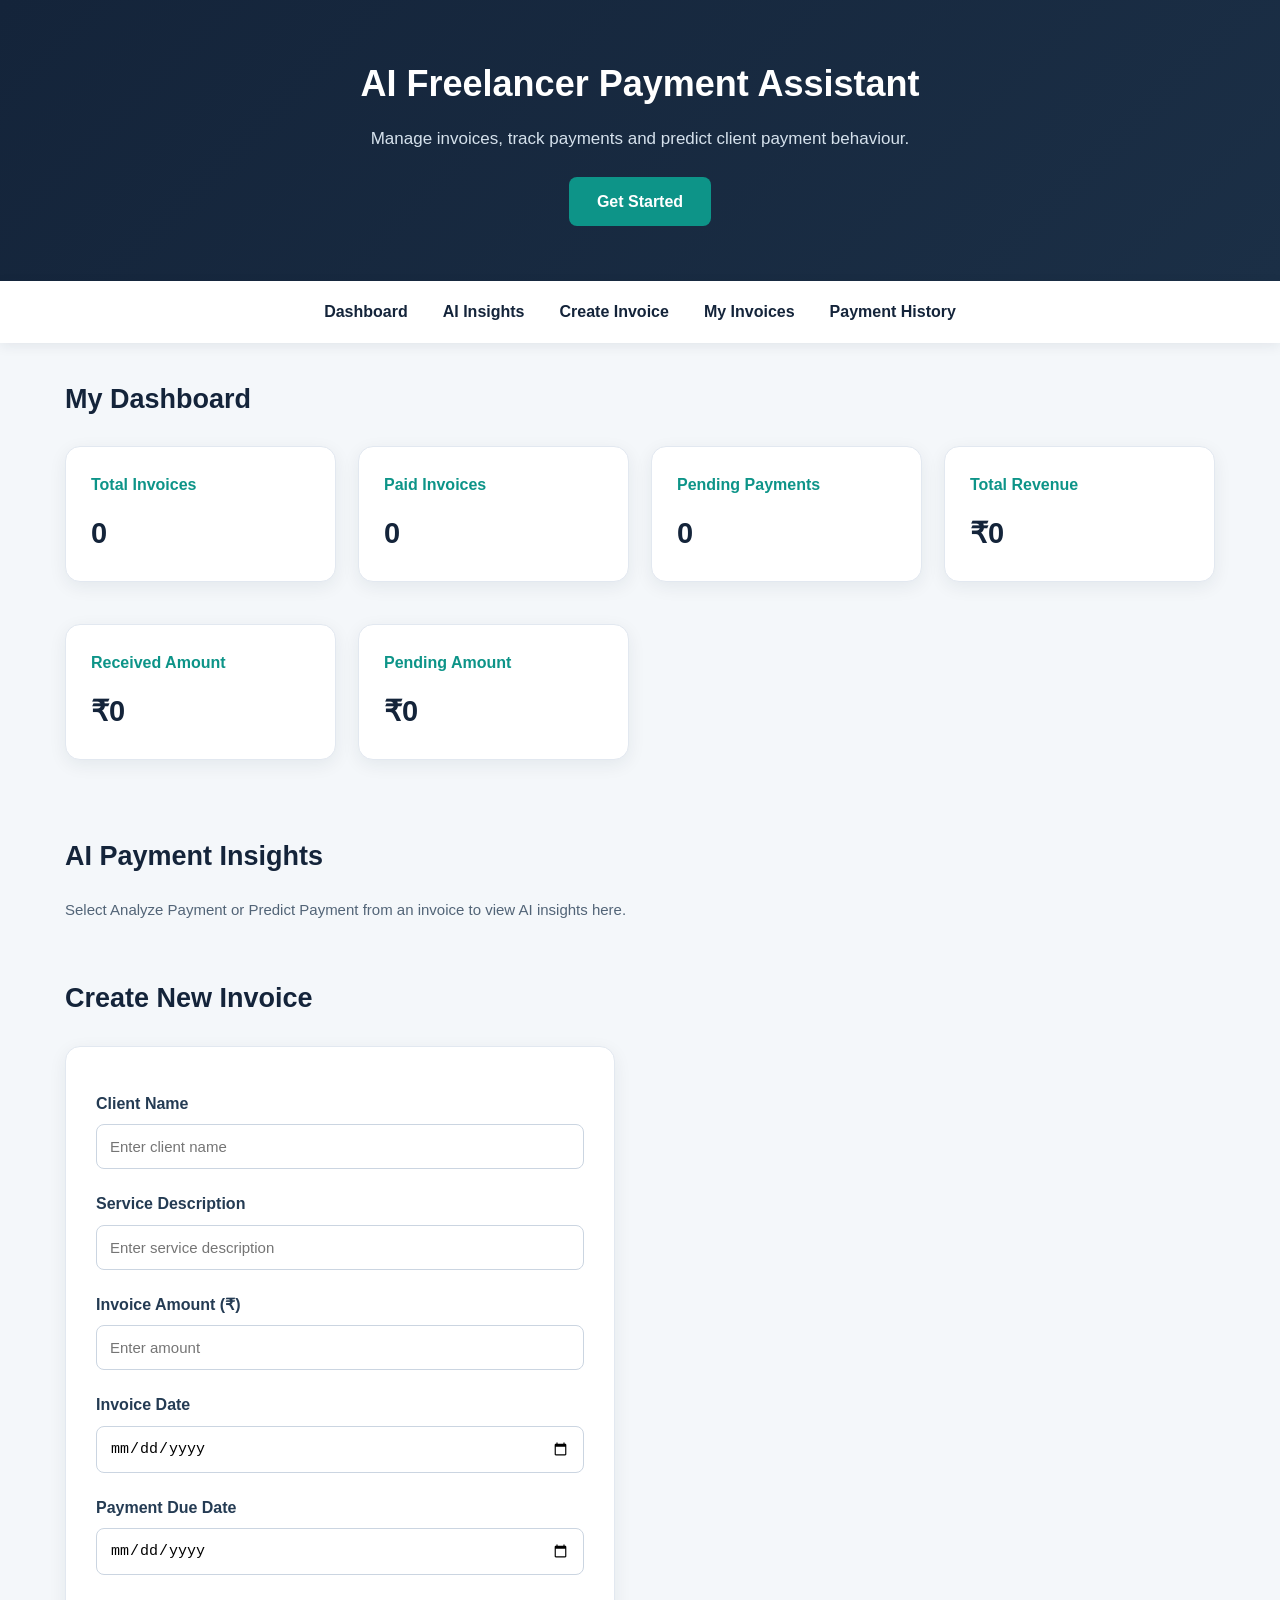
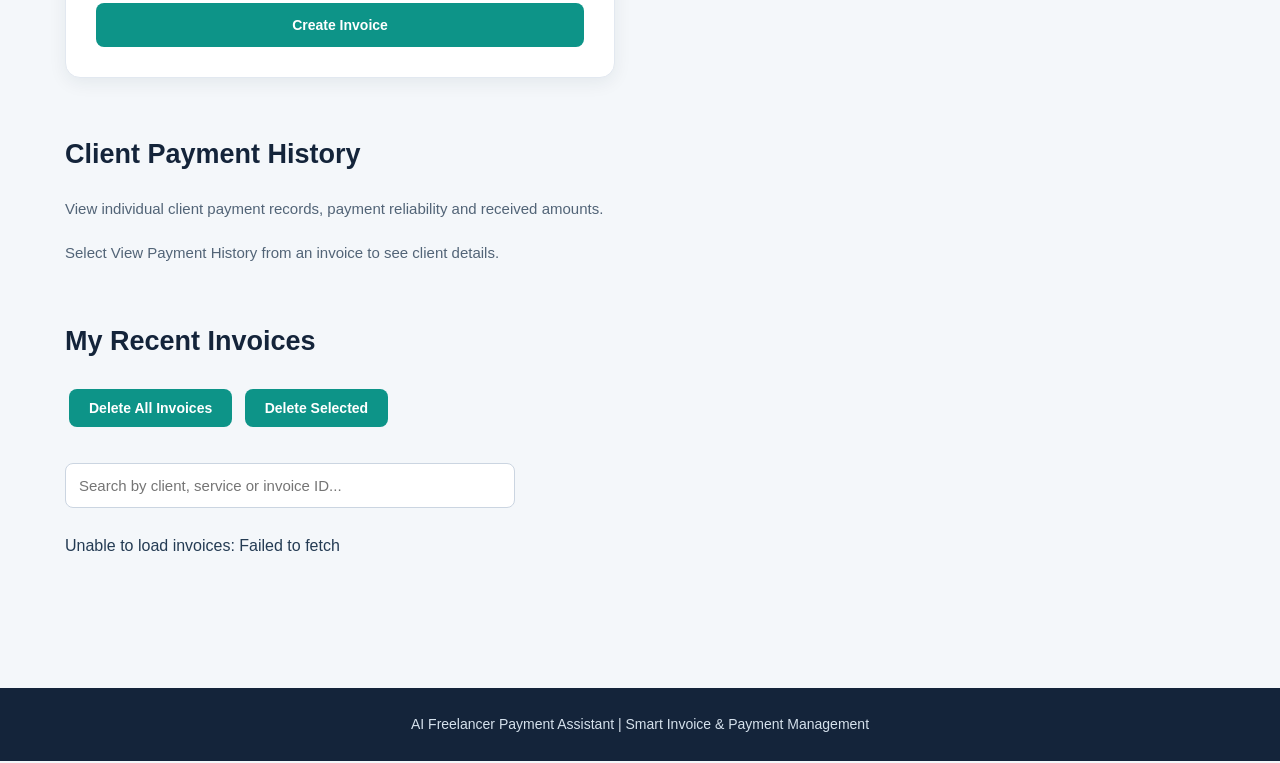
<file: front-end/backup_legacy/index.html>
<!DOCTYPE html>
<html lang="en">

<head>
    <meta charset="UTF-8">
    <meta name="viewport" content="width=device-width, initial-scale=1.0">

    <title>AI Freelancer Payment Assistant</title>

    <link rel="stylesheet" href="style.css">
</head>

<body>

    <!-- HEADER -->
    <header class="main-header">

        <h1>AI Freelancer Payment Assistant</h1>

        <p>Manage invoices, track payments and predict client payment behaviour.</p>

        <a href="#dashboard" class="get-started">
            Get Started
        </a>

    </header>

    <!-- NAVIGATION -->
    <nav class="main-navigation">

        <a href="#dashboard">Dashboard</a>
        <a href="#ai-insights">AI Insights</a>
        <a href="#create-invoice">Create Invoice</a>
        <a href="#invoices">My Invoices</a>
        <a href="#payment-history">Payment History</a>

    </nav>

    <main>

        <!-- DASHBOARD -->
        <section id="dashboard">

            <h2>My Dashboard</h2>

            <div class="dashboard">

                <div class="card">
                    <h3>Total Invoices</h3>
                    <h2 id="totalInvoices">0</h2>
                </div>

                <div class="card">
                    <h3>Paid Invoices</h3>
                    <h2 id="paidInvoices">0</h2>
                </div>

                <div class="card">
                    <h3>Pending Payments</h3>
                    <h2 id="pendingInvoices">0</h2>
                </div>

                <div class="card">
                    <h3>Total Revenue</h3>
                    <h2>₹<span id="totalRevenue">0</span></h2>
                </div>

                <div class="card">
                    <h3>Received Amount</h3>
                    <h2>₹<span id="receivedRevenue">0</span></h2>
                </div>

                <div class="card">
                    <h3>Pending Amount</h3>
                    <h2>₹<span id="pendingRevenue">0</span></h2>
                </div>

            </div>

        </section>

        <!-- AI PAYMENT INSIGHTS -->
        <section id="ai-insights">

            <h2>AI Payment Insights</h2>

            <div id="aiInsights" class="ai-insights">

                <p>
                    Select Analyze Payment or Predict Payment
                    from an invoice to view AI insights here.
                </p>

            </div>

        </section>

        <!-- CREATE INVOICE -->
        <section id="create-invoice">

            <h2>Create New Invoice</h2>

            <div class="invoice-form">

                <label for="clientName">Client Name</label>

                <input
                    type="text"
                    id="clientName"
                    placeholder="Enter client name"
                    required
                >

                <label for="service">Service Description</label>

                <input
                    type="text"
                    id="service"
                    placeholder="Enter service description"
                    required
                >

                <label for="amount">Invoice Amount (₹)</label>

                <input
                    type="number"
                    id="amount"
                    placeholder="Enter amount"
                    min="0.01"
                    step="0.01"
                    required
                >

                <label for="invoiceDate">Invoice Date</label>

                <input
                    type="date"
                    id="invoiceDate"
                    required
                >

                <label for="dueDate">Payment Due Date</label>

                <input
                    type="date"
                    id="dueDate"
                    required
                >

                <button
                    type="button"
                    onclick="createInvoice()"
                >
                    Create Invoice
                </button>

            </div>

        </section>

        <!-- CLIENT PAYMENT HISTORY -->
        <section id="payment-history">

            <h2>Client Payment History</h2>

            <p>
                View individual client payment records,
                payment reliability and received amounts.
            </p>

            <div id="paymentHistory">

                <p>
                    Select View Payment History from an invoice
                    to see client details.
                </p>

            </div>

        </section>

        <!-- INVOICE MANAGEMENT -->
        <section id="invoices">

            <h2>My Recent Invoices</h2>

            <div class="invoice-actions">

                <button
                    type="button"
                    onclick="deleteAllInvoices()"
                >
                    Delete All Invoices
                </button>

                <button
                    type="button"
                    onclick="deleteSelectedInvoices()"
                >
                    Delete Selected
                </button>

            </div>

            <input
                type="text"
                id="searchInvoice"
                placeholder="Search by client, service or invoice ID..."
                oninput="searchInvoices()"
            >

            <div id="invoiceList"></div>

        </section>

    </main>

    <!-- FOOTER -->
    <footer>

        <p>
            AI Freelancer Payment Assistant |
            Smart Invoice & Payment Management
        </p>

    </footer>

    <script src="script.js"></script>

</body>
</html>
</file>
<file: front-end/backup_legacy/style.css>
/* ==========================================
   AI FREELANCER PAYMENT ASSISTANT
   PROFESSIONAL FINTECH THEME
   MIDNIGHT NAVY + TEAL
========================================== */

/* GLOBAL SETTINGS */

* {
    box-sizing: border-box;
    margin: 0;
    padding: 0;
    scroll-behavior: smooth;
}

body {
    background: #F4F7FA;
    font-family: Arial, Helvetica, sans-serif;
    color: #243B53;
    line-height: 1.6;
}

/* HEADER */

.main-header {
    background: linear-gradient(135deg, #14243A, #1B2F46);
    color: white;
    padding: 55px 20px;
    text-align: center;
}

.main-header h1 {
    font-size: 36px;
    margin-bottom: 12px;
    color: white;
}

.main-header p {
    color: #D5E1EC;
    font-size: 17px;
    margin-bottom: 25px;
}

.get-started {
    display: inline-block;
    background: #0D9488;
    color: white;
    text-decoration: none;
    padding: 12px 28px;
    border-radius: 8px;
    font-weight: bold;
    transition: 0.3s;
}

.get-started:hover {
    background: #0F766E;
    transform: translateY(-2px);
}

/* NAVIGATION */

.main-navigation {
    background: white;
    display: flex;
    justify-content: center;
    flex-wrap: wrap;
    gap: 35px;
    padding: 18px;
    box-shadow: 0 3px 12px rgba(20, 36, 58, 0.08);
    position: sticky;
    top: 0;
    z-index: 100;
}

.main-navigation a {
    text-decoration: none;
    color: #14243A;
    font-weight: bold;
    transition: 0.3s;
}

.main-navigation a:hover {
    color: #0D9488;
}

/* MAIN CONTENT */

main {
    max-width: 1200px;
    margin: auto;
    padding: 35px 25px;
}

section {
    margin-bottom: 55px;
    scroll-margin-top: 85px;
}

section > h2 {
    font-size: 27px;
    color: #14243A;
    margin-bottom: 20px;
    text-align: left;
}

/* PARAGRAPHS */

p {
    color: #526477;
    font-size: 15px;
}

/* DASHBOARD */

.dashboard {
    display: grid;
    grid-template-columns: repeat(auto-fit, minmax(220px, 1fr));
    gap: 22px;
    margin-top: 25px;
}

/* CARDS */

.card {
    background: white;
    padding: 25px;
    border-radius: 15px;
    box-shadow: 0 5px 18px rgba(20, 36, 58, 0.07);
    border: 1px solid #E2E8F0;
    transition: transform 0.25s, box-shadow 0.25s;
    margin-bottom: 20px;
}

.dashboard .card:hover {
    transform: translateY(-5px);
    box-shadow: 0 10px 25px rgba(20, 36, 58, 0.12);
}

.card h3 {
    color: #0D9488;
    font-size: 16px;
    margin-bottom: 12px;
}

.card h2 {
    color: #14243A;
    font-size: 29px;
}

/* BUTTONS */

button {
    background: #0D9488;
    color: white;
    border: none;
    padding: 11px 20px;
    border-radius: 8px;
    font-size: 14px;
    font-weight: bold;
    cursor: pointer;
    margin: 6px 4px;
    transition: 0.3s;
}

button:hover {
    background: #0F766E;
    transform: translateY(-2px);
}

button:disabled {
    background: #94A3B8;
    cursor: not-allowed;
    transform: none;
}

/* INVOICE FORM */

.invoice-form {
    background: white;
    max-width: 550px;
    margin: 25px 0;
    padding: 30px;
    border-radius: 15px;
    box-shadow: 0 5px 18px rgba(20, 36, 58, 0.07);
    border: 1px solid #E2E8F0;
    text-align: left;
}

.invoice-form label {
    display: block;
    color: #243B53;
    font-weight: bold;
    margin-top: 14px;
}

.invoice-form input {
    width: 100%;
    padding: 13px;
    margin: 8px 0;
    border: 1px solid #CBD5E1;
    border-radius: 8px;
    font-size: 15px;
    outline: none;
    background: #FFFFFF;
}

.invoice-form input:focus,
#searchInvoice:focus {
    border-color: #0D9488;
    box-shadow: 0 0 0 3px rgba(13, 148, 136, 0.12);
}

.invoice-form button {
    width: 100%;
    margin: 20px 0 0;
    padding: 14px;
}

/* INVOICE ACTIONS */

.invoice-actions {
    margin-bottom: 15px;
}

/* SEARCH */

#searchInvoice {
    width: 100%;
    max-width: 450px;
    padding: 13px;
    margin: 15px 0 25px;
    border: 1px solid #CBD5E1;
    border-radius: 8px;
    font-size: 15px;
    outline: none;
    background: white;
}

/* INVOICE LIST */

#invoiceList {
    display: grid;
    grid-template-columns: repeat(auto-fit, minmax(280px, 1fr));
    gap: 20px;
}

#invoiceList .card {
    text-align: left;
    overflow-wrap: anywhere;
}

#invoiceList .card h3 {
    color: #14243A;
    font-size: 21px;
    margin: 15px 0;
}

#invoiceList .card p {
    margin: 9px 0;
    font-size: 14px;
}

#invoiceList input[type="checkbox"] {
    accent-color: #0D9488;
    margin-right: 6px;
}

/* PAYMENT HISTORY */

#paymentHistory {
    margin-top: 20px;
}

#paymentHistory .card {
    max-width: 650px;
    text-align: left;
    border-left: 5px solid #0D9488;
}

#paymentHistory .card h2 {
    color: #14243A;
    font-size: 25px;
    margin-bottom: 15px;
}

#paymentHistory .card h3 {
    color: #0D9488;
    margin-bottom: 15px;
}

#paymentHistory .card p {
    padding: 10px 0;
    border-bottom: 1px solid #E2E8F0;
    font-size: 15px;
}

/* FOOTER */

footer {
    background: #14243A;
    color: white;
    text-align: center;
    padding: 25px;
    margin-top: 40px;
}

footer p {
    color: #D5E1EC;
    font-size: 14px;
}

/* RESPONSIVE DESIGN */

@media (max-width: 768px) {

    .main-header {
        padding: 40px 15px;
    }

    .main-header h1 {
        font-size: 27px;
    }

    .main-navigation {
        gap: 15px;
    }

    .main-navigation a {
        font-size: 13px;
    }

    main {
        padding: 25px 15px;
    }

    section > h2 {
        font-size: 23px;
    }

    .dashboard {
        grid-template-columns: repeat(2, 1fr);
        gap: 12px;
    }

    .dashboard .card {
        padding: 16px;
    }

    .dashboard .card h2 {
        font-size: 22px;
    }

    .invoice-form {
        padding: 20px;
    }

    #invoiceList {
        grid-template-columns: 1fr;
    }
}

@media (max-width: 420px) {

    .dashboard {
        grid-template-columns: 1fr;
    }

    .main-header h1 {
        font-size: 23px;
    }

    .main-navigation {
        gap: 10px;
    }

    .main-navigation a {
        font-size: 12px;
    }
}
</file>
